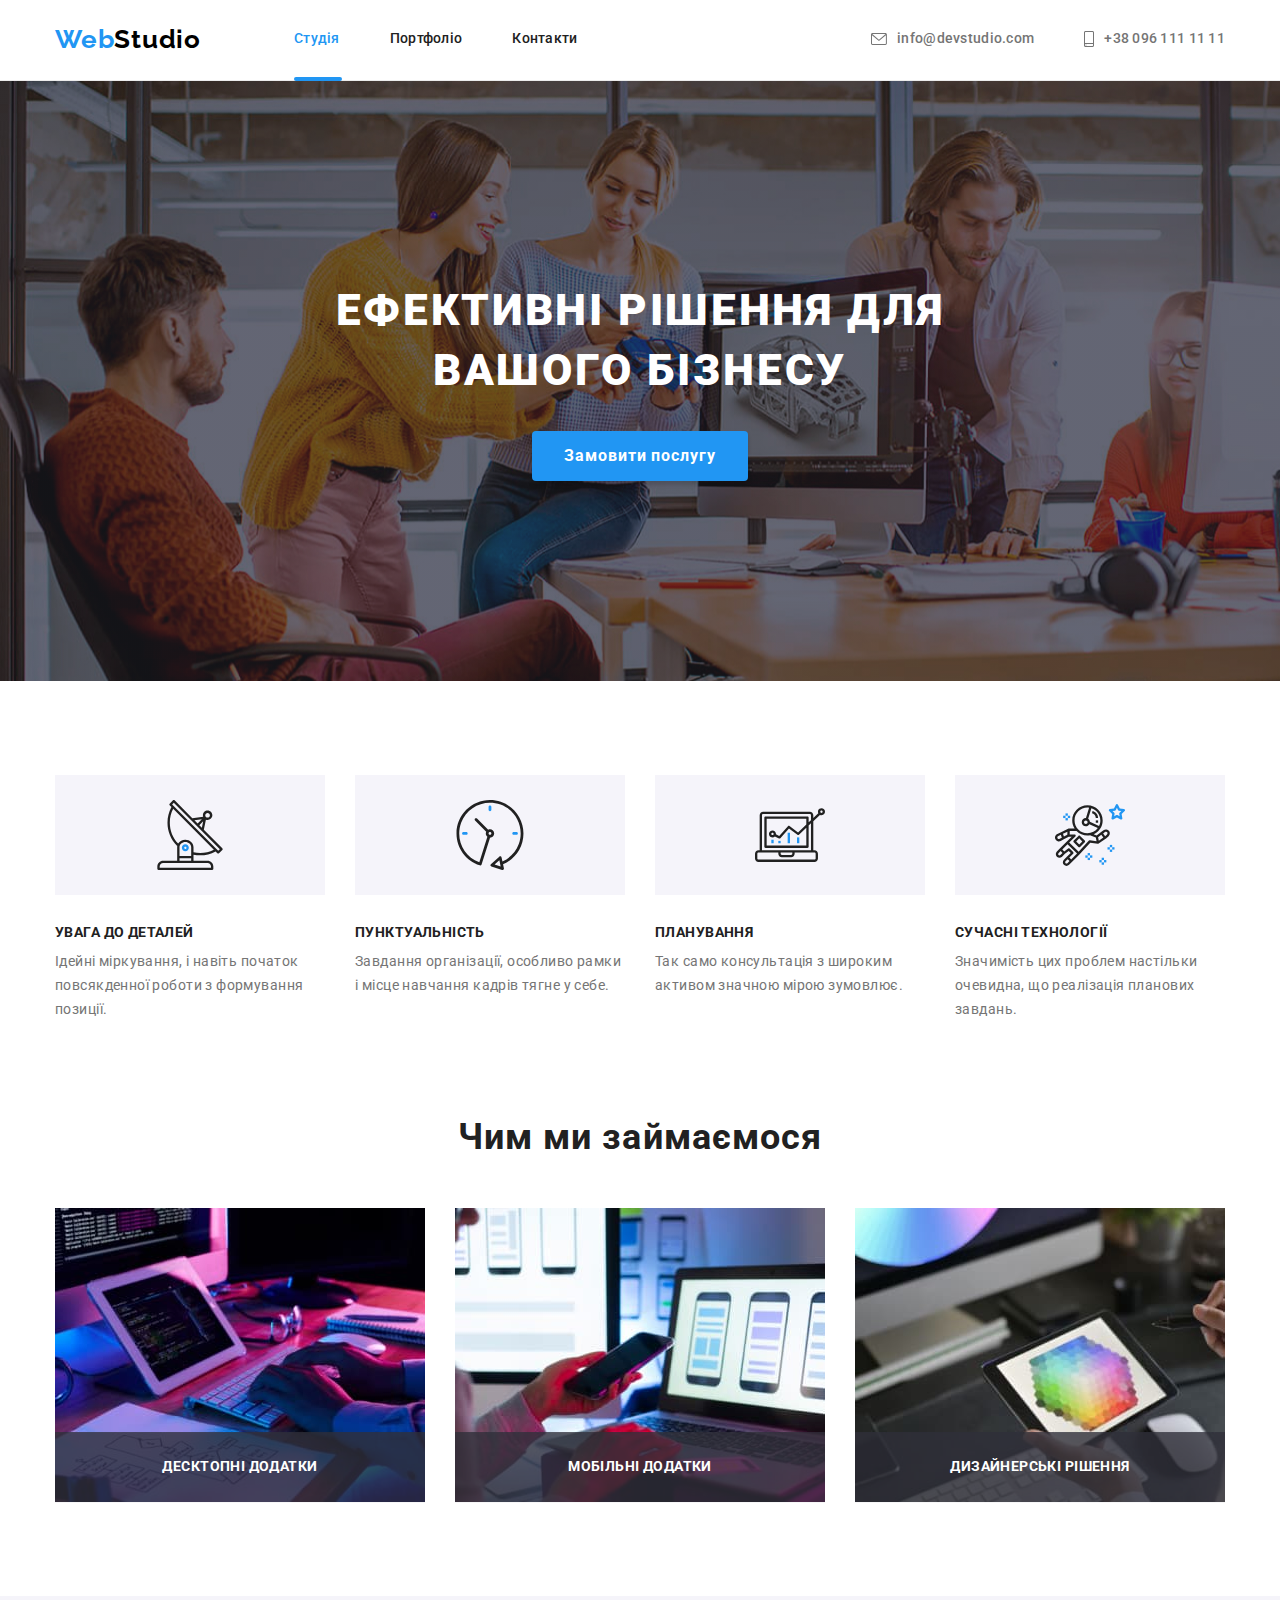
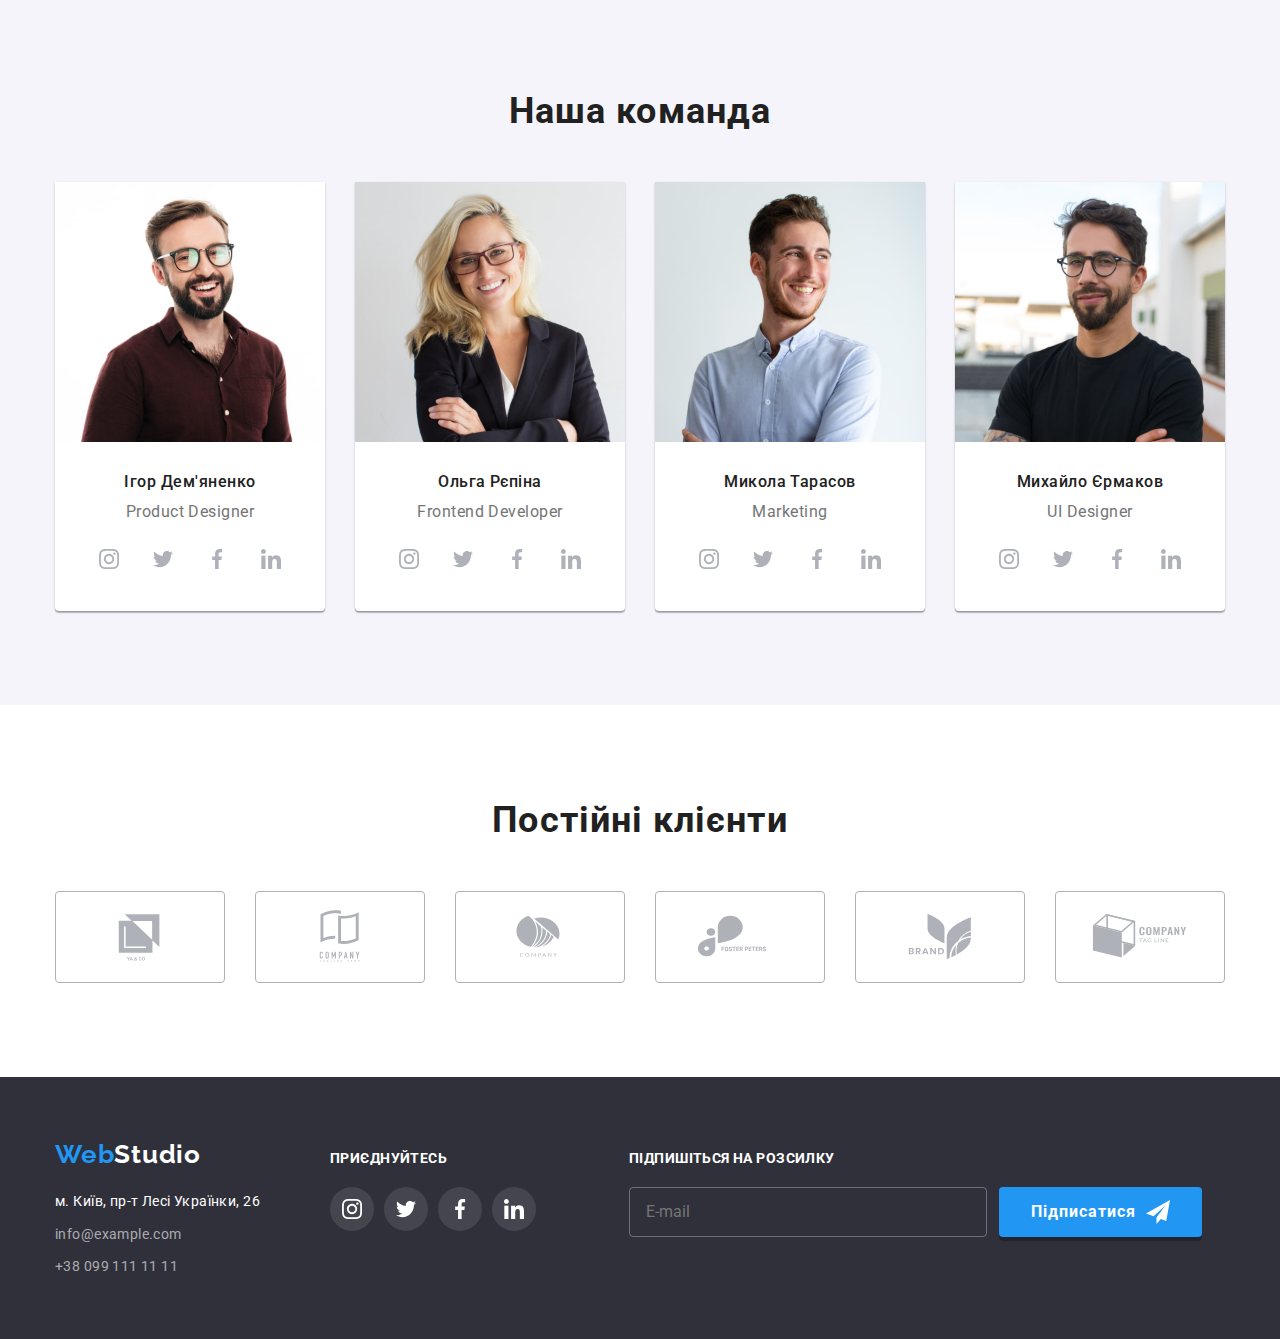
<file: index.html>
<!DOCTYPE html>

<html lang="uk">
<head>
    <meta charset="UTF-8">
    <meta http-equiv="X-UA-Compatible" content="IE=edge">
    <meta name="viewport" content="width=device-width, initial-scale=1.0">
    <title>Вебстудия</title>
    <link rel="preconnect" href="https://fonts.googleapis.com">
    <link rel="preconnect" href="https://fonts.gstatic.com" crossorigin>
    <link href="https://fonts.googleapis.com/css2?family=Raleway:wght@700&family=Roboto:wght@400;500;700;900&display=swap"
    rel=" stylesheet">
    <link rel="stylesheet" href="https://cdn.jsdelivr.net/npm/modern-normalize@1.1.0/modern-normalize.min.css">
    <link rel="stylesheet" href="./css/main.min.css"/> 
</head>
<body>
    <!--HEADER-->
    <header class="page-header">
        <div class="container page-header-container"> 
            <nav class="page-navigation">
                <a class="link logo page-header__logo" href=""><span class="logo__web">Web</span>Studio</a>
                <ul class="menu list">
                    <li class="menu__item">
                    <a class="menu__link menu__link_current link" href="">Студія</a>
                    </li>
                    <li class="menu__item">
                    <a class="menu__link link" href="./portfolio.html">Портфоліо</a>
                    </li>
                    <li class="menu__item">
                    <a class="menu__link link" href="">Контакти</a>
                    </li>
                </ul>
            </nav>
            <ul class="contacts list">
                <li>   
                    <a class="contacts__email link" href="mailto:info@devstudio.com">
                        <svg class="contacts__email-icon" width="16" height="12">
                            <use href="./images/icons.svg#icon-envelope" ></use>
                        </svg>
                        info@devstudio.com</a>
                </li>
                <li>
                    <a class="contacts__phone-number link" href="tel:+380961111111">
                        <svg class="contacts__phone-icon" width="10" height="16">
                            <use href="./images/icons.svg#icon-smartphone" ></use>
                        </svg>
                        +38 096 111 11 11</a>
                </li>
            </ul>
        </div>
    </header>
    <!--HERO-->
    <main>
        <section class="hero section">
            <h1 class="main-title">Ефективні рішення для вашого бізнесу</h1>
            <div class="hero__modal-btn">
                <button class="modal-btn" type="button" data-modal-open>Замовити послугу</button>
            </div>
        </section>

       <!--FEATURES--> 
        <section class="section">
            <div class="container">
                <h2 hidden>Особливості</h2>
                <ul class="features list">
                    <li class="features-point">
                        <a href="" class="features-link">
                            <svg class="features-icon">
                                   <use href="./images/icons.svg#icon-antenna" ></use>
                            </svg>
                        </a>
                        <p class="feature-name">Увага до деталей</p>
                        <p class="feature-descr">Ідейні міркування, і навіть початок повсякденної роботи з формування позиції.</p>                
                    </li>
                    <li class="features-point">
                        <a href="" class="features-link">
                            <svg class="features-icon">
                                   <use href="./images/icons.svg#icon-clock" ></use>
                            </svg>
                        </a>
                        <p class="feature-name">Пунктуальність</p>
                        <p class="feature-descr">Завдання організації, особливо рамки і місце навчання кадрів тягне у себе.</p>
                    </li>
                    <li class="features-point">
                        <a href="" class="features-link">
                            <svg class="features-icon">
                                   <use href="./images/icons.svg#icon-diagram" ></use>
                            </svg>
                        </a>
                        <p class="feature-name">Планування</p>
                        <p class="feature-descr">Так само консультація з широким активом значною мірою зумовлює.</p>
                    </li>
                    <li class="features-point">
                        <a href="" class="features-link">
                            <svg class="features-icon">
                                   <use href="./images/icons.svg#icon-astronaut" ></use>
                            </svg>
                        </a>
                        <p class="feature-name">Сучасні технології</p>
                        <p class="feature-descr">Значимість цих проблем настільки очевидна, що реалізація планових завдань.</p>
                    </li>
                </ul>
            </div>
            
        </section>
        <!--ACTIVITIES--> 
        <section class="activities-section section">
            <div  class="container">
                <h2 class="secondary-header">Чим ми займаємося</h2>
                <ul class="activities list">
                    <li class="activity-item">
                        <div class="activity-layer">
                            <img src="./images/gallery/activity1.jpg" alt="написання коду"
                            width="370" height="294">
                            <p class="overlay-activity">
                            Десктопні додатки
                            </p>
                        </div>
                    </li>
                    <li class="activity-item">
                        <div class="activity-layer">
                            <img src="./images/gallery/activity2.jpg" alt="розрабка додатку"
                            width="370" height="294">
                            <p class="overlay-activity">
                            Мобільні додатки
                            </p>
                        </div>
                    </li>
                    <li class="activity-item">
                        <div class="activity-layer">
                        <img src="./images/gallery/activity3.jpg" alt="дизайн та вибір кольору"
                        width="370" height="294">
                        <p class="overlay-activity">
                        Дизайнерські рішення
                        </p>
                        </div>
                    </li>
                </ul>
            </div>
        </section>
        <!--WORKERS-->
        <section class="gallery-workers section">
            <div class="container">
                <h2  class="secondary-header">Наша команда</h2>
                <ul class="workers list">
                    <li class="workers-card">
                        <img src="./images/workers/igor-demyanenko.jpg" alt="фото співробітника"
                        width="270" height="260">
                        <div class="workers-card-descr">
                            <h3 class="workers-name">Ігор Дем'яненко</h3>
                            <p class="position-descr" lang="en">Product Designer</p> 
                            
                            <ul class="social-list list">
                                <li class="social-list-item">
                                    <a href="" class="social-list-link">
                                        <svg class="social-list-icon" width="20" height="20">
                                            <use href="./images/icons.svg#icon-instagram"></use>
                                        </svg>
                                    </a>

                                </li>
                                <li class="social-list-item">
                                    <a href="" class="social-list-link">
                                        <svg class="social-list-icon" width="20" height="20">
                                            <use href="./images/icons.svg#icon-twitter"></use>
                                        </svg>
                                    </a>

                                </li>
                                <li class="social-list-item">
                                    <a href="" class="social-list-link">
                                        <svg class="social-list-icon" width="20" height="20">
                                            <use href="./images/icons.svg#icon-facebook"></use>
                                        </svg>
                                    </a>

                                </li>
                                <li class="social-list-item">
                                    <a href="" class="social-list-link">
                                        <svg class="social-list-icon" width="20" height="20">
                                            <use href="./images/icons.svg#icon-linkedin"></use>
                                        </svg>
                                    </a>

                                </li>

                           </ul>
                        
                        </div>       
                    </li>
                    <li class="workers-card">
                        <img src="./images/workers/olga-repina.jpg" alt="фото співробітника"
                        width="270" height="260">
                        <div class="workers-card-descr">
                            <h3 class="workers-name">Ольга Рєпіна</h3>
                            <p class="position-descr" lang="en">Frontend Developer</p>
                            <ul class="social-list list">
                                <li class="social-list-item">
                                    <a href="" class="social-list-link">
                                        <svg class="social-list-icon" width="20" height="20">
                                            <use href="./images/icons.svg#icon-instagram"></use>
                                        </svg>
                                    </a>

                                </li>
                                <li class="social-list-item">
                                    <a href="" class="social-list-link">
                                        <svg class="social-list-icon" width="20" height="20">
                                            <use href="./images/icons.svg#icon-twitter"></use>
                                        </svg>
                                    </a>

                                </li>
                                <li class="social-list-item">
                                    <a href="" class="social-list-link">
                                        <svg class="social-list-icon" width="20" height="20">
                                            <use href="./images/icons.svg#icon-facebook"></use>
                                        </svg>
                                    </a>

                                </li>
                                <li class="social-list-item">
                                    <a href="" class="social-list-link">
                                        <svg class="social-list-icon" width="20" height="20">
                                            <use href="./images/icons.svg#icon-linkedin"></use>
                                        </svg>
                                    </a>

                                </li>

                           </ul>
                        </div>
                    </li>
                    <li class="workers-card">
                        <img src="./images/workers/nikolai-tarasov.jpg" alt="фото співробітника"
                        width="270" height="260">
                        <div class="workers-card-descr">
                            <h3 class="workers-name">Микола Тарасов</h3>
                            <p class="position-descr" lang="en">Marketing</p>
                            <ul class="social-list list">
                                <li class="social-list-item">
                                    <a href="" class="social-list-link">
                                        <svg class="social-list-icon" width="20" height="20">
                                            <use href="./images/icons.svg#icon-instagram"></use>
                                        </svg>
                                    </a>

                                </li>
                                <li class="social-list-item">
                                    <a href="" class="social-list-link">
                                        <svg class="social-list-icon" width="20" height="20">
                                            <use href="./images/icons.svg#icon-twitter"></use>
                                        </svg>
                                    </a>

                                </li>
                                <li class="social-list-item">
                                    <a href="" class="social-list-link">
                                        <svg class="social-list-icon" width="20" height="20">
                                            <use href="./images/icons.svg#icon-facebook"></use>
                                        </svg>
                                    </a>

                                </li>
                                <li class="social-list-item">
                                    <a href="" class="social-list-link">
                                        <svg class="social-list-icon" width="20" height="20">
                                            <use href="./images/icons.svg#icon-linkedin"></use>
                                        </svg>
                                    </a>

                                </li>

                           </ul> 
                        </div>
                    </li>
                    <li class="workers-card">
                        <img src="./images/workers/mikhail-ermakov.jpg" alt="фото співробітника"
                        width="270" height="260">
                        <div class="workers-card-descr">
                            <h3 class="workers-name">Михайло Єрмаков</h3>
                            <p class="position-descr" lang="en">UI Designer</p>
                            <ul class="social-list list">
                                <li class="social-list-item">
                                    <a href="" class="social-list-link">
                                        <svg class="social-list-icon" width="20" height="20">
                                            <use href="./images/icons.svg#icon-instagram"></use>
                                        </svg>
                                    </a>

                                </li>
                                <li class="social-list-item">
                                    <a href="" class="social-list-link">
                                        <svg class="social-list-icon" width="20" height="20">
                                            <use href="./images/icons.svg#icon-twitter"></use>
                                        </svg>
                                    </a>

                                </li>
                                <li class="social-list-item">
                                    <a href="" class="social-list-link">
                                        <svg class="social-list-icon" width="20" height="20">
                                            <use href="./images/icons.svg#icon-facebook"></use>
                                        </svg>
                                    </a>

                                </li>
                                <li class="social-list-item">
                                    <a href="" class="social-list-link">
                                        <svg class="social-list-icon" width="20" height="20">
                                            <use href="./images/icons.svg#icon-linkedin"></use>
                                        </svg>
                                    </a>

                                </li>

                           </ul>
                        </div> 
                    </li>
                </ul>

            </div>
            
        </section>
    </main>
<!--CLIENTS-->
    <section class="clients-section section">
        <div  class="container">
            <h2 class="secondary-header">Постійні клієнти</h2>
            <ul class="clients list">
                <li class="clients-item">
                    <a href="" class="clients-link">
                        <svg class="clients-icon">
                            <use href="./images/icons.svg#icon-client-logo1" ></use>
                        </svg>
                    </a>
                </li>
                <li class="clients-item">
                    <a href="" class="clients-link">
                        <svg class="clients-icon">
                            <use href="./images/icons.svg#icon-client-logo2" ></use>
                        </svg>
                    </a>
                </li>
                <li class="clients-item">
                    <a href="" class="clients-link">
                        <svg class="clients-icon">
                            <use href="./images/icons.svg#icon-client-logo3" ></use>
                        </svg>
                    </a>
                </li>
                <li class="clients-item">
                    <a href="" class="clients-link">
                        <svg class="clients-icon">
                            <use href="./images/icons.svg#icon-client-logo4" ></use>
                        </svg>
                    </a>
                </li>
                <li class="clients-item">
                    <a href="" class="clients-link">
                        <svg class="clients-icon">
                            <use href="./images/icons.svg#icon-client-logo5" ></use>
                        </svg>
                    </a>
                </li>
                <li class="clients-item">
                    <a href="" class="clients-link">
                        <svg class="clients-icon">
                            <use href="./images/icons.svg#icon-client-logo6" ></use>
                        </svg>
                    </a>
                </li>
                
            </ul>
        </div>
    </section>
    <!--FOOTER-->
    <footer class="page-footer">
        <div class="container footer-container">
            <div>
                <a class="logo page-footer__logo link" href=""><span class="logo__web">Web</span><span class="logo__studio">Studio</span></a>
                
                <ul class="contacts-footer list">
                    <li>
                        <a class="contacts-footer__adress link" href="https://goo.gl/maps/RLChsSgCGBFpvV1i7"
                        target="_blank" rel="noopener noreferrer"
                        >м. Київ, пр-т Лесі Українки, 26</a>
                    </li>
                    <li>
                        <a class="contacts-footer__email link" href="mailto:info@example.com">info@example.com</a>
                    </li>
                    <li>
                        <a class="contacts-footer__phone-number link" href="tel:+380991111111">+38 099 111 11 11</a>
                    </li>
                </ul>
                
            </div>

            <div class="join-block">
                <a class="join-call link" href="">Приєднуйтесь</a>
                <ul class="join-social-list list">
                    <li class="join-social-list__item">
                        <a href="" class="join-social-list__link">
                            <svg class="join-social-list__icon" width="20" height="20">
                                <use href="./images/icons.svg#icon-instagram"></use>
                            </svg>
                        </a>

                    </li>
                    <li class="join-social-list__item">
                        <a href="" class="join-social-list__link">
                            <svg class="join-social-list__icon" width="20" height="20">
                                <use href="./images/icons.svg#icon-twitter"></use>
                            </svg>
                        </a>

                    </li>
                    <li class="join-social-list__item">
                        <a href="" class="join-social-list__link">
                            <svg class="join-social-list__icon" width="20" height="20">
                                <use href="./images/icons.svg#icon-facebook"></use>
                            </svg>
                        </a>

                    </li>
                    <li class="join-social-list__item">
                        <a href="" class="join-social-list__link">
                            <svg class="join-social-list__icon" width="20" height="20">
                                <use href="./images/icons.svg#icon-linkedin"></use>
                            </svg>
                        </a>

                    </li>

               </ul>
            </div>
            <div >
                <p class="subscribe-call">Підпишіться на розсилку</p>
                <form class="subscr-block">
                    <input class="subscr-block__email-input"
                    name="user_email_subscr"
                    type="email"
                    required
                    pattern="/^([a-z0-9_\.-]+)@([\da-z\.-]+)\.([a-z\.]{2,6})$/"
                    placeholder="E-mail"/>
                    <button class="modal-btn subscr-block__btn" type="submit">Підписатися
                        <svg class="subscr-block__icon" width="24" height="24">
                            <use href="./images/icons.svg#icon-send-email"></use>
                        </svg> 
                    </button>
                </form>
            </div>
            
        </div>

        <div class="backdrop is-hidden" data-modal>
            <div class="modal">
                <button type="button" class="modal-close-btn" data-modal-close>
                    <svg class="modal-close-btn-icon" width="18" height="18">
                        <use href="./images/icons.svg#icon-close-btn"></use>
                    </svg>
                </button>
                <form class="modal-form">
                    <p class="modal-phrase">Залиште свої дані, ми вам передзвонимо</p>
                    <label class="modal-form-field">
                        <span class="modal-form-input-desc">Ім'я</span>
                        <span class="modal-input-wrapper">
                            <input class="modal-form-input"
                                type="text"
                                name="user_name"
                                required
                                pattern="[a-zA-Zа-яА-ЯіІїЇ]+"
                                minlength="2"
                            />
                            <svg class="modal-input-icon" width="18" height="18">
                                <use href="./images/icons.svg#icon-person-modal-input"></use>
                            </svg>
                        </span>
                    </label>
                   
                    <label class="modal-form-field">
                        <span class="modal-form-input-desc">Телефон</span>
                        <span class="modal-input-wrapper">
                            <input class="modal-form-input"
                                type="tel"
                                name="user_phone_number"
                                required
                                pattern="[0-9]{3}-[0-9]{3}-[0-9]{2}-[0-9]{2}"
                                title="xxx-xxx-xx-xx"
                            />
                            <svg class="modal-input-icon" width="18" height="18">
                                <use href="./images/icons.svg#icon-phone-modal-input"></use>
                            </svg>
                        </span>
                        

                    </label>
                    <label class="modal-form-field">
                        <span class="modal-form-input-desc">Пошта</span>
                        <span class="modal-input-wrapper">
                            <input class="modal-form-input"
                                type="email"
                                name="user_email"
                                required
                                pattern="/^([a-z0-9_\.-]+)@([\da-z\.-]+)\.([a-z\.]{2,6})$/"
                            />
                            <svg class="modal-input-icon" width="18" height="18">
                                <use href="./images/icons.svg#icon-email-modal-input"></use>
                            </svg>
                        </span>
                        
                    </label>
                    <label>
                        <span class="modal-form-input-desc">Коментар</span>
                        <textarea class="modal-form-message"
                            name="user_message"
                            placeholder="Введіть текст"
                        ></textarea>
                    </label>
                    <input class="modal-form-check visually-hidden"
                        id="user-policy"
                        type="checkbox"
                        name="user_policy"
                    />
                    <label for="user-policy" class="modal-form-check-desc"
                        >Погоджуюся з розсилкою та приймаю&nbsp;<a class="modal-check-terms" href="">Умови договору</a>
                    </label>
                    <button type="submit" class="modal-form-submit">Відправити</button>
                </form>
            </div>
        </div>
        
    </footer>
    <script src="./js/modal.js"></script>
</body>
</html>
</file>
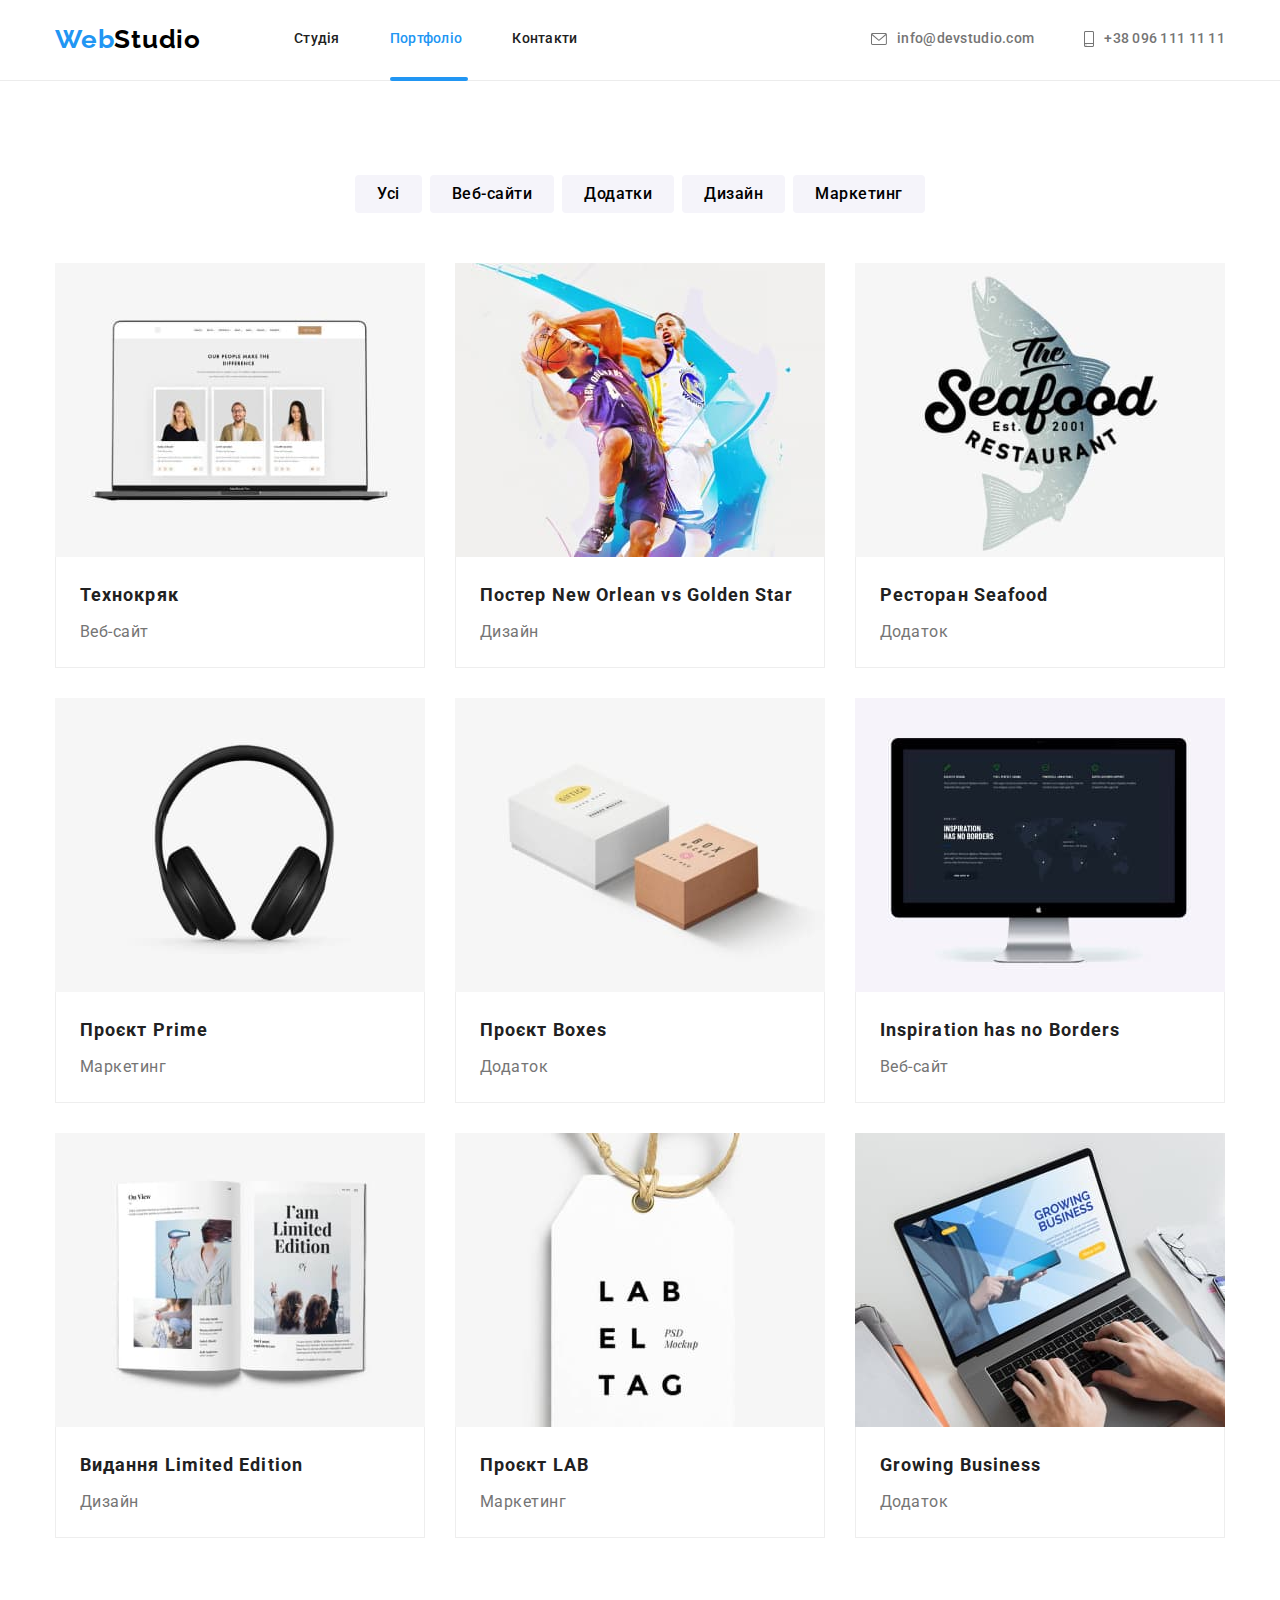
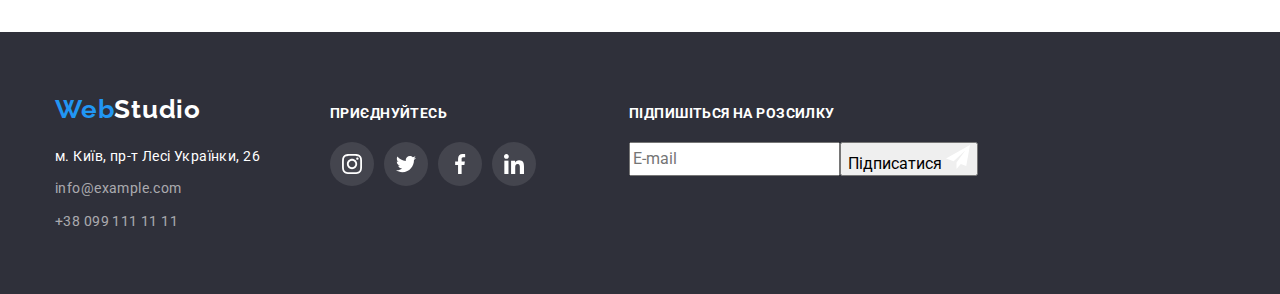
<file: portfolio.html>
<!DOCTYPE html>

<html lang="uk">
<head>
    <meta charset="UTF-8">
    <meta http-equiv="X-UA-Compatible" content="IE=edge">
    <meta name="viewport" content="width=device-width, initial-scale=1.0">
    <title>Портфолио</title>
    <link rel="preconnect" href="https://fonts.googleapis.com">
    <link rel="preconnect" href="https://fonts.gstatic.com" crossorigin>
    <link href="https://fonts.googleapis.com/css2?family=Raleway:wght@700&family=Roboto:wght@400;500;700;900&display=swap"
    rel="stylesheet">
    <link rel="stylesheet" href="https://cdn.jsdelivr.net/npm/modern-normalize@1.1.0/modern-normalize.min.css">
    <link rel="stylesheet" href="./css/main.min.css"/>
</head>
<body>
    <!--HEADER-->
    <header class="page-header">
        <div class="container page-header-container"> 
            <nav class="page-navigation">
                <a class="link logo page-header__logo" href=""><span class="logo__web">Web</span>Studio</a>
                <ul class="menu list">
                    <li class="menu__item">
                        <a class="menu__link link" href="./index.html">Студія</a>
                    </li>
                    <li class="menu__item">
                        <a class="menu__link menu__link_current-portfolio link" href="./portfolio.html">Портфоліо</a>
                    </li>
                    <li class="menu__item">
                        <a class="menu__link link" href="">Контакти</a>
                    </li>
                </ul>
            </nav>
            <ul class="contacts list">
                <li>   
                    <a class="contacts__email link" href="mailto:info@devstudio.com">
                        <svg class="contacts__email-icon" width="16" height="12">
                            <use href="./images/icons.svg#icon-envelope" ></use>
                        </svg>
                        info@devstudio.com</a>
                </li>
                <li>
                    <a class="contacts__phone-number link" href="tel:+380961111111">
                        <svg class="contacts__phone-icon" width="10" height="16">
                            <use href="./images/icons.svg#icon-smartphone" ></use>
                        </svg>
                        +38 096 111 11 11</a>
                </li>
            </ul>
        </div>
    </header>
    <!--GALLERY-->
    <main>
        <section class="section">
            <div class="container">
                <h1 hidden>Портфоліо робітт</h1>
                <ul class="navigation-list list">
                    <li class="navigation-list-item">
                        <button class="navigation-btn" type="button">Усі</button>
                    </li>
                    <li class="navigation-list-item">
                        <button class="navigation-btn" type="button">Веб-сайти</button>
                    </li>
                    <li class="navigation-list-item">
                            <button class="navigation-btn" type="button">Додатки</button>
                    </li>
                    <li class="navigation-list-item">
                        <button class="navigation-btn" type="button">Дизайн</button>
                    </li>
                    <li class="navigation-list-item">
                        <button class="navigation-btn" type="button">Маркетинг</button>
                    </li>
                </ul>
    
                <ul class="list gallery-works">
                    <li class="gallery-item">
                        <div class="gallery-overlay-wrapper">
                            <img src="./images/portfolio/project1.jpg" alt="екран комп'ютера"
                            width="370" height="294">
                            <p class="overlay">
                                Ресурс пропонує комплексні пропозиції з різним рівнем функціоналу та сервісів. Все це дозволить відвідувачу отримати вичерпні відомості про компанію чи приватну особу.
    
                            </p> 
                        </div>
            
                        <div class="gallery-item-descr">
                            <h2 class="project-name">Технокряк</h2>
                            <p class="project-type">Веб-сайт</p>
                        </div>
                    </li>
                    <li class="gallery-item">
                        <div class="gallery-overlay-wrapper">
                            <img src="./images/portfolio/project2.jpg" alt="два баскетболіста з м'ячемм"
                            width="370" height="294">
                            <p class="overlay">
                                Ресурс пропонує комплексні пропозиції з різним рівнем функціоналу та сервісів. Все це дозволить відвідувачу отримати вичерпні відомості про компанію чи приватну особу.
        
                            </p> 
                        </div>

                        <div class="gallery-item-descr">
                            <h2 class="project-name">Постер <span lang="en">New Orlean vs Golden Star</span></h2>
                            <p class="project-type">Дизайн</p>
                        </div>
                    </li>
                    <li class="gallery-item">
                        <div class="gallery-overlay-wrapper">
                            <img src="./images/portfolio/project3.jpg" alt="логотип ресторану з рибою"
                            width="370" height="294">
                            <p class="overlay">
                                Ресурс пропонує комплексні пропозиції з різним рівнем функціоналу та сервісів. Все це дозволить відвідувачу отримати вичерпні відомості про компанію чи приватну особу.
        
                            </p> 
                        </div>

                        <div class="gallery-item-descr">
                            <h2 class="project-name">Ресторан <span lang="en">Seafood</span></h2>
                            <p class="project-type">Додаток</p>
                        </div>
                    </li>
                    <li class="gallery-item">
                        <div class="gallery-overlay-wrapper">
                            <img src="./images/portfolio/project4.jpg" alt="навушники"
                            width="370" height="294">
                            <p class="overlay">
                                Ресурс пропонує комплексні пропозиції з різним рівнем функціоналу та сервісів. Все це дозволить відвідувачу отримати вичерпні відомості про компанію чи приватну особу.
        
                            </p> 
                        </div>

                        <div class="gallery-item-descr">
                            <h2 class="project-name">Проєкт <span lang="en">Prime</span></h2>
                            <p class="project-type">Маркетинг</p>
                        </div>
                    </li>
                    <li class="gallery-item">
                        <div class="gallery-overlay-wrapper">
                            <img src="./images/portfolio/project5.jpg" alt="дві коробки с логотипом"
                            width="370" height="294">
                            <p class="overlay">
                                Ресурс пропонує комплексні пропозиції з різним рівнем функціоналу та сервісів. Все це дозволить відвідувачу отримати вичерпні відомості про компанію чи приватну особу.
        
                            </p> 
                        </div>

                        <div class="gallery-item-descr">
                            <h2 class="project-name">Проєкт <span lang="en">Boxes</span></h2>
                            <p class="project-type">Додаток</p>
                        </div>
                    </li>
                    <li class="gallery-item">
                        <div class="gallery-overlay-wrapper">
                            <img src="./images/portfolio/project6.jpg" alt="монітор з зображенням сайту"
                            width="370" height="294">
                            <p class="overlay">
                                Ресурс пропонує комплексні пропозиції з різним рівнем функціоналу та сервісів. Все це дозволить відвідувачу отримати вичерпні відомості про компанію чи приватну особу.
        
                            </p> 
                        </div>

                        <div class="gallery-item-descr">
                            <h2 class="project-name"><span lang="en">Inspiration has no Borders</span></h2>
                            <p class="project-type">Веб-сайт</p>
                        </div>
                    </li>
                    <li class="gallery-item">
                        <div class="gallery-overlay-wrapper">
                            <img src="./images/portfolio/project7.jpg" alt="відкритий журнал"
                            width="370" height="294">
                            <p class="overlay">
                                Ресурс пропонує комплексні пропозиції з різним рівнем функціоналу та сервісів. Все це дозволить відвідувачу отримати вичерпні відомості про компанію чи приватну особу.
        
                            </p> 
                        </div>

                        <div class="gallery-item-descr">
                            <h2 class="project-name">Видання <span lang="en">Limited Edition</span></h2>
                            <p class="project-type">Дизайн</p>
                        </div>
                    </li>
                    <li class="gallery-item">
                        <div class="gallery-overlay-wrapper">
                        <img src="./images/portfolio/project8.jpg" alt="лейбл з логотипом"
                        width="370" height="294">
                        <p class="overlay">
                                Ресурс пропонує комплексні пропозиції з різним рівнем функціоналу та сервісів. Все це дозволить відвідувачу отримати вичерпні відомості про компанію чи приватну особу.
    
                            </p> 
                        </div>

                        <div class="gallery-item-descr">
                            <h2 class="project-name">Проєкт <span lang="en">LAB</span></h2>
                            <p class="project-type">Маркетинг</p>
                        </div>
                    </li>
                    <li class="gallery-item">
                        <div class="gallery-overlay-wrapper">
                            <img src="./images/portfolio/project9.jpg" alt="екран ноутбуку з зображенням додатку"
                            width="370" height="294">
                            <p class="overlay">
                                Ресурс пропонує комплексні пропозиції з різним рівнем функціоналу та сервісів. Все це дозволить відвідувачу отримати вичерпні відомості про компанію чи приватну особу.
        
                            </p> 
                        </div>

                        <div class="gallery-item-descr">
                            <h2 class="project-name"><span lang="en">Growing Business</span></h2>
                            <p class="project-type">Додаток</p>
                        </div>
                    </li>
                </ul>
    
            </div>
        

        </section>
    </main>
    <!--FOOTER-->
    <footer class="page-footer">
        <div class="container footer-container">
            <div>
                <a class="logo page-footer__logo link" href=""><span class="logo__web">Web</span><span class="logo__studio">Studio</span></a>
                
                <ul class="contacts-footer list">
                    <li>
                        <a class="contacts-footer__adress link" href="https://goo.gl/maps/RLChsSgCGBFpvV1i7"
                        target="_blank" rel="noopener noreferrer"
                        >м. Київ, пр-т Лесі Українки, 26</a>
                    </li>
                    <li>
                        <a class="contacts-footer__email link" href="mailto:info@example.com">info@example.com</a>
                    </li>
                    <li>
                        <a class="contacts-footer__phone-number link" href="tel:+380991111111">+38 099 111 11 11</a>
                    </li>
                </ul>
                
            </div>

            <div class="join-block">
                <a class="join-call link" href="">Приєднуйтесь</a>
                <ul class="join-social-list list">
                    <li class="join-social-list__item">
                        <a href="" class="join-social-list__link">
                            <svg class="join-social-list__icon" width="20" height="20">
                                <use href="./images/icons.svg#icon-instagram"></use>
                            </svg>
                        </a>

                    </li>
                    <li class="join-social-list__item">
                        <a href="" class="join-social-list__link">
                            <svg class="join-social-list__icon" width="20" height="20">
                                <use href="./images/icons.svg#icon-twitter"></use>
                            </svg>
                        </a>

                    </li>
                    <li class="join-social-list__item">
                        <a href="" class="join-social-list__link">
                            <svg class="join-social-list__icon" width="20" height="20">
                                <use href="./images/icons.svg#icon-facebook"></use>
                            </svg>
                        </a>

                    </li>
                    <li class="join-social-list__item">
                        <a href="" class="join-social-list__link">
                            <svg class="join-social-list__icon" width="20" height="20">
                                <use href="./images/icons.svg#icon-linkedin"></use>
                            </svg>
                        </a>

                    </li>

               </ul>
            </div>
            <div >
                <p class="subscribe-call">Підпишіться на розсилку</p>
                <form class="subscr-block">
                    <input class="email-form-input"
                    name="user_email_subscr"
                    type="email"
                    required
                    pattern="/^([a-z0-9_\.-]+)@([\da-z\.-]+)\.([a-z\.]{2,6})$/"
                    placeholder="E-mail"/>
                    <button type="submit" class="subscr-btn-submit ">Підписатися
                        <svg class="subscr-icon" width="24" height="24">
                            <use href="./images/icons.svg#icon-send-email"></use>
                        </svg> 
                    </button>
                </form>
            </div>
            
        </div>
        
    </footer>
</body>
</html>
</file>
<file: css/main.min.css>
:root{--accent-color: #2196F3;--contacts-descr-color: #757575;--dark-bg-color: #2F303A;--light-bg-color: #F5F4FA;--btn-bg-color: #188CE8;--main-light-color: #FFFFFF;--logo-accent-color: #000000}.visually-hidden{position:absolute;width:1px;height:1px;margin:-1px;padding:0;overflow:hidden;border:0;clip:rect(0 0 0 0)}h1,h2,h3,h4,p{margin-top:0;margin-bottom:0}ul,ol{margin-top:0;margin-bottom:0;padding-left:0}img{display:block}button{cursor:pointer}.list{list-style:none}.link{text-decoration:none}body{font-family:"Roboto",sans-serif;color:#212121}.section{padding-top:94px;padding-bottom:94px}.container{width:1200px;margin-right:auto;margin-left:auto;padding-right:15px;padding-left:15px}.backdrop{position:fixed;top:0;left:0;z-index:100;width:100%;height:100%;background-color:rgba(0,0,0,.2);transition:opacity 250ms cubic-bezier(0.4, 0, 0.2, 1),visibility 250ms cubic-bezier(0.4, 0, 0.2, 1)}.backdrop.is-hidden{opacity:0;visibility:hidden;pointer-events:none}.modal{position:absolute;width:528px;height:581px;background-color:var(--main-light-color);top:50%;left:50%;transform:translate(-50%, -50%);border-radius:4px;padding:40px}.modal-close-btn{position:absolute;top:8px;right:8px;display:flex;justify-content:center;align-items:center;width:30px;height:30px;color:#000;border-radius:50%;background-color:rgba(0,0,0,0);border:1px solid rgba(0,0,0,.1);padding:0;transition:fill 250ms cubic-bezier(0.4, 0, 0.2, 1)}.modal-close-btn:hover,.modal-close-btn:focus{fill:var(--accent-color)}.modal-phrase{font-family:Roboto,sans-serif;font-weight:700;font-size:20px;line-height:1.15;text-align:center;align-items:center;letter-spacing:.03em;margin-bottom:12px;width:448px}.modal-form{display:flex;flex-direction:column}.modal-form-field{margin-bottom:10px}.modal-form-input-desc{display:block;font-weight:400;font-size:12px;line-height:1.17;letter-spacing:.01em;color:#757575;margin-bottom:4px}.modal-form-input{width:100%;height:40px;border:1px solid rgba(33,33,33,.2);border-radius:4px;padding-left:42px;color:#000;font-size:16px;font-family:Roboto,sans-serif;transition:border-color 250ms cubic-bezier(0.4, 0, 0.2, 1)}.modal-form-input:focus{outline:none;border-color:var(--accent-color)}.modal-form-message{width:100%}.modal-input-icon{display:block;position:absolute;top:50%;left:12px;transform:translateY(-50%);transition:fill 250ms cubic-bezier(0.4, 0, 0.2, 1)}.modal-form-input:focus+.modal-input-icon{fill:var(--accent-color)}.modal-input-wrapper{display:block;position:relative}.modal-form-message{resize:none;width:100%;height:120px;padding:12px 16px;border:1px solid rgba(33,33,33,.2);border-radius:4px;margin-bottom:20px;transition:border-color 250ms cubic-bezier(0.4, 0, 0.2, 1)}.modal-form-message:focus{outline:none;border-color:var(--accent-color)}.modal-form-message::placeholder{font-weight:400;font-size:12px;line-height:1.17;letter-spacing:.01em;color:rgba(117,117,117,.5)}.modal-form-check-desc{display:flex;align-items:center;font-weight:400;font-size:14px;line-height:1.71;letter-spacing:.03em;color:#757575;margin:0px auto 20px}.modal-form-check-desc::before{content:"";display:block;width:16px;height:15px;border:2px solid #212121;cursor:pointer;margin-right:7px;transition:border-color 250ms cubic-bezier(0.4, 0, 0.2, 1)}.modal-form-check:checked+.modal-form-check-desc::before{background-color:var(--accent-color);background-image:url(../images/fake-check.svg);border-color:var(--accent-color);background-repeat:no-repeat;background-position:center}.modal-form-check:focus+.modal-form-check-desc::before{border-color:var(--accent-color);outline:none}.modal-check-terms{color:var(--accent-color)}.modal-form-submit{display:block;min-width:200px;padding:10px 32px;font-weight:700;font-size:16px;line-height:1.87;letter-spacing:.06em;color:var(--main-light-color);background:var(--accent-color);box-shadow:0px 4px rgba(0,0,0,.25);border-radius:4px;border:none;align-self:center;margin-bottom:40px;transition:background-color 250ms cubic-bezier(0.4, 0, 0.2, 1)}.modal-form-submit:hover,.modal-form-submit:focus{background-color:var(--btn-bg-color)}.page-header{padding-top:24px;padding-bottom:25px;border-bottom:1px solid #ececec}.page-header-container{display:flex;align-items:center}.page-navigation{display:flex;align-items:center}.menu{display:flex}.logo{font-family:"Raleway",sans-serif;font-weight:700;font-size:26px;line-height:1.19;letter-spacing:.03em;color:var(--logo-accent-color)}.page-header__logo{margin-right:93px}.logo__web{color:var(--accent-color)}.menu__item{position:relative}.menu__item:not(:last-child){margin-right:50px}.menu__link{display:block;font-weight:500;font-size:14px;line-height:1.14;letter-spacing:.02em;color:#212121;transition:color 250ms cubic-bezier(0.4, 0, 0.2, 1)}.menu__link:hover,.menu__link:focus{color:var(--accent-color)}.menu__link_current{color:var(--accent-color)}.menu__link.menu__link_current::after{position:absolute;bottom:-34px;content:"";display:block;width:48px;height:4px;border-radius:2px;background-color:var(--accent-color)}.menu__link_current-portfolio{color:var(--accent-color)}.menu__link.menu__link_current-portfolio::after{position:absolute;bottom:-34px;content:"";display:block;width:78px;height:4px;border-radius:2px;background-color:var(--accent-color)}.contacts{display:flex;margin-left:auto}.contacts__email{display:flex;align-items:center;font-weight:500;font-size:14px;line-height:1.14;letter-spacing:.02em;color:var(--contacts-descr-color);margin-right:50px;transition:color 250ms cubic-bezier(0.4, 0, 0.2, 1)}.contacts__email:hover,.contacts__email:focus{color:var(--accent-color)}.contacts__email-icon{display:flex;align-items:center;fill:#757575;width:16px;height:12px;margin-right:10px;transition:fill 250ms cubic-bezier(0.4, 0, 0.2, 1)}.contacts__email:hover .contacts__email-icon,.contacts__email:focus .contacts__email-icon{fill:var(--accent-color)}.contacts__phone-number{display:flex;font-weight:500;font-size:14px;line-height:1.14;letter-spacing:.02em;color:var(--contacts-descr-color);transition:color 250ms cubic-bezier(0.4, 0, 0.2, 1)}.contacts__phone-number:hover,.contacts__phone-number:focus{color:var(--accent-color)}.contacts__phone-icon{display:flex;align-items:center;fill:#757575;width:10px;height:16px;margin-right:10px;transition:fill 250ms cubic-bezier(0.4, 0, 0.2, 1)}.contacts__phone-number:hover .contacts__phone-icon,.contacts__phone-number:focus .contacts__phone-icon{fill:var(--accent-color)}.hero{background-image:linear-gradient(rgba(47, 48, 58, 0.4), rgba(47, 48, 58, 0.4)),url("../images/hero/bg-image.jpg");background-color:#c4c4c4;max-width:1600px;margin:0 auto;padding:200px 0px 200px}.main-title{font-weight:900;font-size:44px;line-height:1.36;color:var(--main-light-color);text-transform:uppercase;letter-spacing:.06em;text-align:center;max-width:696px;margin-right:auto;margin-left:auto;margin-bottom:30px}.hero__modal-btn{align-items:center;text-align:center}.modal-btn{padding:10px 32px;font-family:"Roboto",sans-serif;font-weight:700;font-size:16px;line-height:1.87;letter-spacing:.06em;color:var(--main-light-color);background:var(--accent-color);box-shadow:0px 4px 4px rgba(0,0,0,.15);border-radius:4px;border:none;transition:background-color 250ms cubic-bezier(0.4, 0, 0.2, 1)}.modal-btn:hover,.modal-btn:focus{background-color:var(--btn-bg-color)}.features{display:flex;gap:30px}.features-point{flex-basis:calc((100% - 60px)/3)}.feature-name{font-weight:700;font-size:14px;line-height:1.14;letter-spacing:.03em;text-transform:uppercase;margin-bottom:10px}.feature-descr{font-weight:400;font-size:14px;line-height:1.71;letter-spacing:.03em;color:var(--contacts-descr-color)}.features-link{display:flex;justify-content:center;align-items:center;width:270;height:120;background-color:var(--light-bg-color);border-radius:mixed;margin-bottom:30px}.features-icon{display:flex;width:70px;height:70px;margin:25px 100px}.activities-section{padding-top:0px}.secondary-header{font-weight:700;font-size:36px;line-height:1.17;text-align:center;letter-spacing:.03em;margin-bottom:50px}.activities{display:flex;gap:30px;flex-wrap:wrap}.activity-item{flex-basis:calc((100% - 60px)/3);display:block;position:relative}.overlay-activity{position:absolute;transform:translateY(-100%);font-weight:700;font-size:14px;line-height:1.14;letter-spacing:.03em;text-transform:uppercase;color:var(--main-light-color);background-color:rgba(47,48,58,.8);width:100%;padding:27px;text-align:center}.workers{display:flex;gap:30px;flex-wrap:wrap}.workers-card{flex-basis:calc((100% - 90px)/4);background:#fff;box-shadow:0px 1px 3px rgba(0,0,0,.12),0px 1px 1px rgba(0,0,0,.14),0px 2px 1px rgba(0,0,0,.2);border-radius:0px 0px 4px 4px}.workers-card-descr{padding-top:30px;padding-bottom:30px;text-align:center}.gallery-workers{background:var(--light-bg-color)}.workers-name{font-weight:500;font-size:16px;line-height:1.19;letter-spacing:.03em;padding-bottom:10px}.position-descr{font-weight:400;font-size:16px;line-height:1.19;letter-spacing:.03em;color:var(--contacts-descr-color);margin-bottom:16px}.social-list{display:flex;justify-content:center;gap:10px}.social-list-link{display:flex;justify-content:center;align-items:center;width:44px;height:44px;border-radius:50%;background-color:#fff;color:#afb1b8;transition:background-color 250ms cubic-bezier(0.4, 0, 0.2, 1)}.social-list-link:hover,.social-list-link:focus{background-color:var(--accent-color)}.social-list-icon{fill:#afb1b8;transition:fill 250ms cubic-bezier(0.4, 0, 0.2, 1)}.social-list-link:hover .social-list-icon,.social-list-link:focus .social-list-icon{fill:var(--main-light-color)}.clients{display:flex;gap:30px}.clients-item{flex-basis:calc((100% - 150px)/6)}.clients-link{display:flex;justify-content:center;align-items:center;width:170px;height:92px;background-color:#fff;border:1px solid;border-color:#afb1b8;border-radius:4px;transition:border-color 250ms cubic-bezier(0.4, 0, 0.2, 1)}.clients-link:hover,.clients-link:focus{border-color:var(--accent-color)}.clients-icon{display:flex;width:106px;height:60px;fill:#afb1b8;transition:fill 250ms cubic-bezier(0.4, 0, 0.2, 1)}.clients-link:hover .clients-icon,.clients-link:focus .clients-icon{fill:var(--accent-color)}.page-footer{background:var(--dark-bg-color)}.page-footer__logo{display:flex;margin-top:60px;margin-bottom:20px}.logo__studio{color:var(--main-light-color)}.contacts-footer__adress{display:flex;font-style:normal;font-weight:400;font-size:14px;line-height:1.71;letter-spacing:.03em;color:var(--main-light-color);transition:color 250ms cubic-bezier(0.4, 0, 0.2, 1)}.contacts-footer__adress:hover,.contacts-footer__adress:focus{color:var(--accent-color)}.contacts-footer__email{display:flex;font-style:normal;font-weight:400;font-size:14px;line-height:1.71;letter-spacing:.03em;color:rgba(255,255,255,.6);margin-top:9px;transition:color 250ms cubic-bezier(0.4, 0, 0.2, 1)}.contacts-footer__email:hover,.contacts-footer__email:focus{color:var(--accent-color)}.contacts-footer__phone-number{display:flex;font-style:normal;font-weight:400;font-size:14px;line-height:1.71;letter-spacing:.03em;color:rgba(255,255,255,.6);margin-top:9px;margin-bottom:60px;transition:color 250ms cubic-bezier(0.4, 0, 0.2, 1)}.contacts-footer__phone-number:hover,.contacts-footer__phone-number:focus{color:var(--accent-color)}.footer-container{display:flex;align-items:baseline}.join-block{display:block;margin-left:70px;margin-top:72px}.join-call{font-family:"Roboto";font-style:normal;font-weight:700;font-size:14px;line-height:1.14;letter-spacing:.03em;text-transform:uppercase;color:var(--main-light-color)}.join-social-list{display:flex;justify-content:center;gap:10px;margin-bottom:100px;margin-top:20px}.join-social-list__link{display:flex;justify-content:center;align-items:center;width:44px;height:44px;border-radius:50%;background-color:rgba(255,255,255,.1);color:var(--main-light-color);transition:background-color 250ms cubic-bezier(0.4, 0, 0.2, 1)}.join-social-list__link:hover,.join-social-list__link:focus{background-color:var(--accent-color)}.join-social-list__icon{fill:var(--main-light-color);transition:fill 250ms cubic-bezier(0.4, 0, 0.2, 1)}.join-social-list__link:hover .join-social-list__icon,.join-social-list__link:focus .join-social-list__icon{fill:var(--main-light-color)}.subscr-block{display:flex;margin-left:93px}.subscribe-call{font-weight:700;font-size:14px;line-height:1.14;color:var(--main-light-color);text-transform:uppercase;letter-spacing:.03em;margin-left:93px;margin-bottom:20px}.subscr-block__email-input{width:358px;height:50px;border:1px solid rgba(255,255,255,.3);box-shadow:0px,4px rgba(0,0,0,.15);border-radius:4px;padding-left:16px;background:none;color:var(--main-light-color);font-size:16px;font-family:Roboto,sans-serif;margin-right:12px}.subscr-block__btn{display:flex;justify-content:center;align-items:center;min-width:200px;box-shadow:0px 4px rgba(0,0,0,.25)}.subscr-block__icon{margin-left:10px}.navigation-list{display:flex;flex-wrap:nowrap;gap:8px;min-width:611px;justify-content:center;margin-bottom:50px;transition:box-shadow 250ms cubic-bezier(0.4, 0, 0.2, 1)}.navigation-list-item:hover,.navigation-list-item:focus{box-shadow:0px 4px 4px 0px rgba(0,0,0,.25)}.gallery-works{display:flex;gap:30px;flex-wrap:wrap}.gallery-item{flex-basis:calc((100% - 60px)/3);background:#fff;transition:box-shadow 250ms cubic-bezier(0.4, 0, 0.2, 1)}.gallery-item:hover,.gallery-item:focus{box-shadow:0px 1px 1px rgba(0,0,0,.12),0px 4px 4px rgba(0,0,0,.06),1px 4px 6px rgba(0,0,0,.16);cursor:pointer}.gallery-item-descr{padding-top:20px;padding-bottom:20px;padding-left:24px;background:#fff;border:1px solid #eee;border-top:none}.navigation-btn{font-family:"Roboto",sans-serif;font-weight:500;font-size:16px;line-height:1.62;border:none;text-align:center;letter-spacing:.03em;background:var(--light-bg-color);border-radius:4px;padding:6px 22px;transition:box-shadow 250ms cubic-bezier(0.4, 0, 0.2, 1),background-color 250ms cubic-bezier(0.4, 0, 0.2, 1),color 250ms cubic-bezier(0.4, 0, 0.2, 1)}.navigation-btn:hover,.navigation-btn:focus{background-color:var(--accent-color);box-shadow:0px 3px 1px rgba(0,0,0,.1),0px 1px 2px rgba(0,0,0,.08),0px 2px 2px rgba(0,0,0,.12);border-radius:4px;color:var(--main-light-color)}.project-name{font-weight:700;font-size:18px;line-height:2;letter-spacing:.06em;margin-bottom:4px}.project-type{font-weight:400;font-size:16px;line-height:1.87;letter-spacing:.03em;color:var(--contacts-descr-color)}.overlay{position:absolute;top:0;left:0;width:100%;height:100%;font-family:"Roboto",sans-serif;font-weight:400;font-size:18px;line-height:1.55;letter-spacing:.03em;color:var(--main-light-color);background-color:rgba(33,150,243,.9);padding:63px 24px;overflow:auto;transform:translate(0, 100%);transition:transform 250ms cubic-bezier(0.4, 0, 0.2, 1)}.gallery-item:hover .overlay{transform:translate(0, 0)}.gallery-overlay-wrapper{position:relative;display:block;overflow:hidden}/*# sourceMappingURL=main.min.css.map */
</file>
